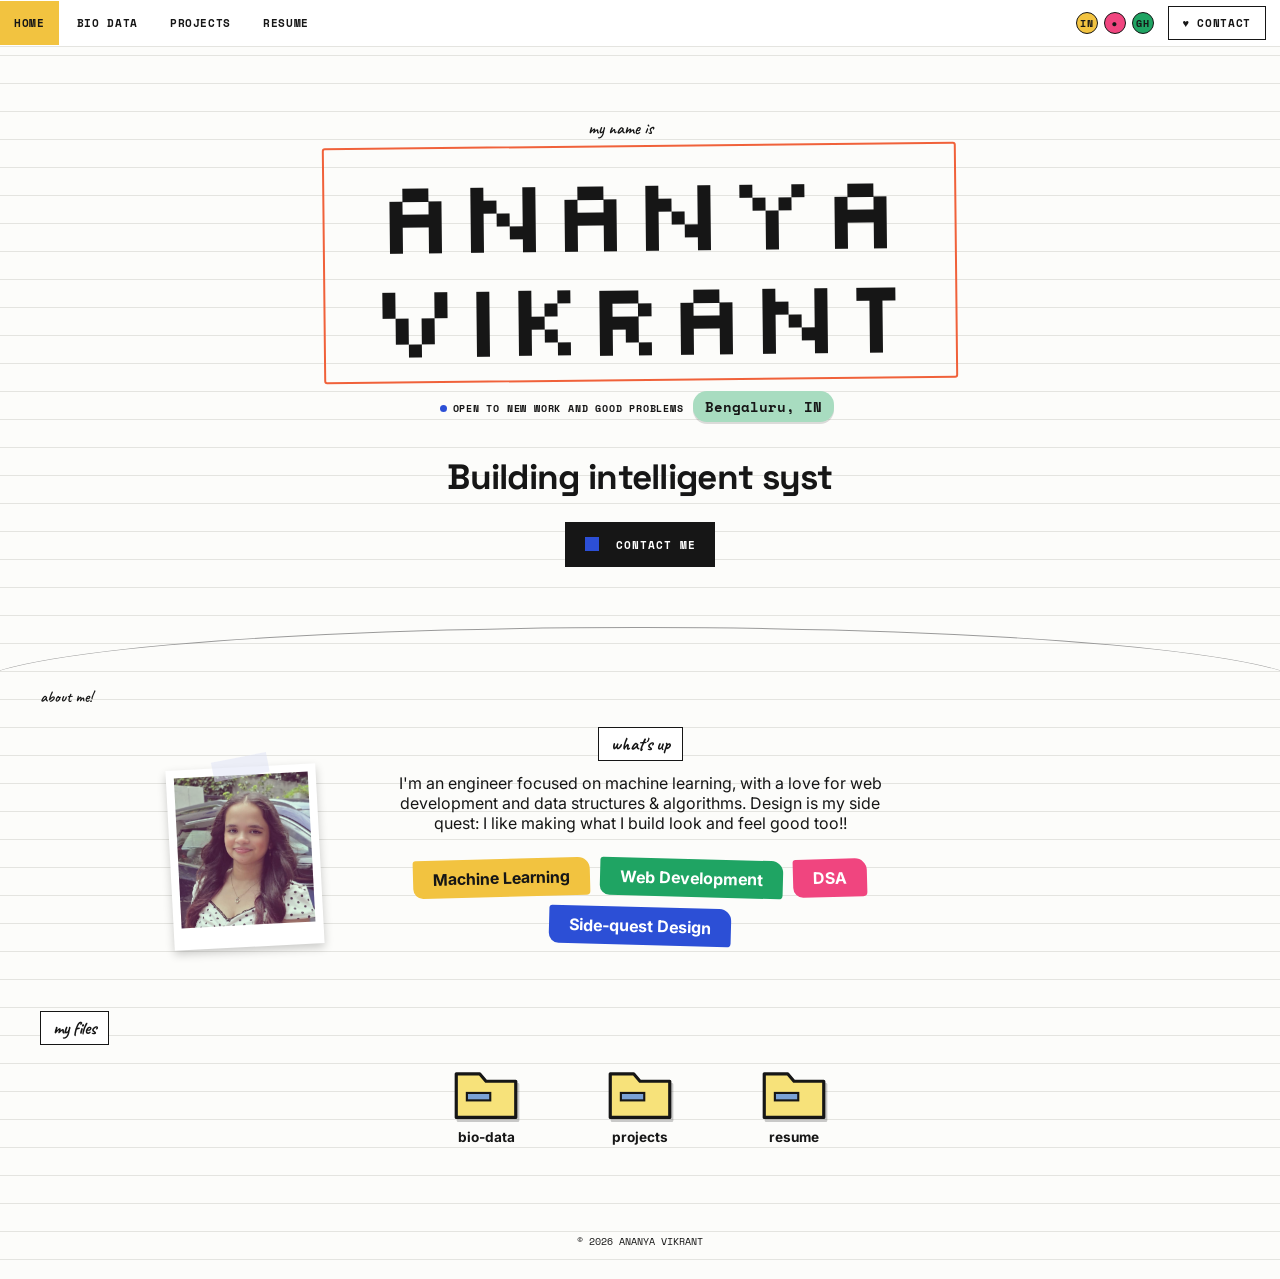
<file: index.html>
<!doctype html>
<html lang="en">
  <head>
    <meta charset="utf-8" />
    <meta name="viewport" content="width=device-width,initial-scale=1" />
    <title>Home | Your Name</title>
    <link
      rel="stylesheet"
      href="https://fonts.googleapis.com/css2?family=Caveat:wght@600&family=Inter:wght@400;600;800&family=Space+Mono:wght@400;700&family=Silkscreen:wght@400;700&display=swap"
    />
    <link rel="stylesheet" href="style.css" />
    <link href="https://fonts.googleapis.com/css2?family=Space+Grotesk:wght@400;500;600;700&display=swap" rel="stylesheet">
  </head>
  <body data-page="index.html">
    <div class="site">
      
      <header class="hero">
        
        
        <div class="hand" style="font-size: 1.1rem">my name is</div>
        <div class="namebox">
          <h1>
            ANANYA
            <br />
            VIKRANT
          </h1>
        </div>
        <br />
        
        <span class="status">Open to new work and good problems</span>
        <span
          class="sticker hand"
          style="
            position: static;
            background: var(--mint);
            font-size: 0.9rem;
            text-transform: none;
            display: inline-block;
            margin: 0 6px;
          "
        >
          Bengaluru, IN
        </span>
        <div
          class="tagline"
          id="type"
          data-text="Building intelligent systems and designing thoughtful digital experiences.🌸"
        >
          <span></span>
        </div>
        <a class="btn" href="contact.html">
          <i></i>
          Contact me
        </a>
      </header>
      <!-- About preview: polaroids, intro text, skill tags -->
      <div class="arc"></div>
      <div class="hand" style="padding: 0 40px">about me!</div>
      <section class="about">
        <div class="polaroid" style="left: -170px; top: 60px; transform: rotate(-3deg)">
          <div><img src="myphoto.jpeg" alt="Ananya Vikrant"></div>
          
        </div>
        
        <span class="label">what's up</span>
        <p>
          I'm an engineer focused on machine learning, with a love for web development and data
          structures &amp; algorithms. Design is my side quest: I like making what I build look
          and feel good too!!
        </p>
        <div class="tags">
          <span class="tag" style="background: var(--yellow); color: var(--ink)">
            Machine Learning
          </span>
          <span class="tag" style="background: var(--green)">Web Development</span>
          <span class="tag" style="background: var(--pink)">DSA</span>
          <span class="tag" style="background: var(--blue)">Side-quest Design</span>
        </div>
      </section>
      <section class="page" style="padding-bottom: 50px">
        <span class="label">my files</span>
        <div
          class="desk"
          style="
            display: flex;
            justify-content: center;
            gap: clamp(20px, 6vw, 70px);
            flex-wrap: wrap;
          "
        >
          <button class="fold" data-open="w-bio">
            <svg viewBox="0 0 64 54" width="68" height="58">
              <path
                d="M4 8h22l6 7h28v34H4z"
                fill="#f7e27a"
                stroke="#161616"
                stroke-width="3"
                stroke-linejoin="round"
              />
              <rect
                x="14"
                y="26"
                width="22"
                height="7"
                fill="#7aa2d6"
                stroke="#161616"
                stroke-width="2"
              />
            </svg>
            <span>bio-data</span>
          </button>
          <button class="fold" data-open="w-proj">
            <svg viewBox="0 0 64 54" width="68" height="58">
              <path
                d="M4 8h22l6 7h28v34H4z"
                fill="#f7e27a"
                stroke="#161616"
                stroke-width="3"
                stroke-linejoin="round"
              />
              <rect
                x="14"
                y="26"
                width="22"
                height="7"
                fill="#7aa2d6"
                stroke="#161616"
                stroke-width="2"
              />
            </svg>
            <span>projects</span>
          </button>
          <button class="fold" data-open="w-res">
            <svg viewBox="0 0 64 54" width="68" height="58">
              <path
                d="M4 8h22l6 7h28v34H4z"
                fill="#f7e27a"
                stroke="#161616"
                stroke-width="3"
                stroke-linejoin="round"
              />
              <rect
                x="14"
                y="26"
                width="22"
                height="7"
                fill="#7aa2d6"
                stroke="#161616"
                stroke-width="2"
              />
            </svg>
            <span>resume</span>
          </button>
        </div>
        
      </section>
      <!-- Folder windows (opened by script.js) -->
      <div class="win" id="w-bio" role="dialog" aria-label="bio-data" hidden>
        <div class="wbar">
          <span>C:\\ANANYA\\bio-data</span>
          <button class="x" aria-label="Close">✕</button>
        </div>
        <div class="wbody">
          <table>
            <tr>
              <td>Full name</td>
              <td>Ananya Vikrant</td>
            </tr>
            <tr>
              <td>Date of birth</td>
              <td>04 June 2006</td>
            </tr>
            <tr>
              <td>Nationality</td>
              <td>Indian</td>
            </tr>
            <tr>
              <td>Languages</td>
              <td>English, Kannada, Hindi, French</td>
            </tr>
            <tr>
              <td>Location</td>
              <td>Bengaluru, Karnataka</td>
            </tr>
            <tr>
              <td>Interests</td>
              <td>ML, competitive coding, UI design</td>
            </tr>
          </table>
          <p><a href="about.html">open full page ↗</a></p>
        </div>
      </div>
      <div class="win" id="w-proj" role="dialog" aria-label="projects" hidden>
        <div class="wbar">
          <span>C:\\ANANYA\\projects</span>
          <button class="x" aria-label="Close">✕</button>
        </div>
        <div class="wbody">

    <div class="job">
        <b> Preterm Risk Intelligence (PRI)</b>
        Machine learning system for predicting preterm birth risk from clinical
        and maternal health data. Python, NumPy, Pandas, Scikit-learn.
    </div>

    <div class="job">
        <b>Agrimate</b>
        AI-powered agricultural intelligence platform combining computer vision,
        predictive analytics and LLM-based crop advisory. Python, PyTorch, Gemini API.
    </div>

    <div class="job">
        <b> VaultMap</b>
        Privacy-focused digital exposure intelligence platform for account discovery,
        breach monitoring, password security and automated privacy workflows.
        React, FastAPI, Python.
    </div>

    <p>
        <a href="case-study.html">open full page ↗</a>
    </p>

</div>
      </div>
      <div class="win" id="w-res" role="dialog" aria-label="resume" hidden>
        <div class="wbar">
          <span>C:\\ANANYA\\resume</span>
          <button class="x" aria-label="Close">✕</button>
        </div>
        <div class="wbody">
          <div class="job">
            <b>B.E. Computer Science</b>
            R V Institute of Technology and Management, Bengaluru
            <small>2022 – 2028</small>
          </div>
          <div class="job">
            <b>ML Intern</b>
            S M Air
            <small>Jun – Aug 2025</small>
          </div>
          Python &amp; ML
          <div class="bar"><i data-w="90%"></i></div>
          DSA
          <div class="bar"><i data-w="85%"></i></div>
          Web Development
          <div class="bar"><i data-w="75%"></i></div>
          <p><a href="ananya_resume.html">open full page ↗</a></p>
        </div>
      </div>
    </div>
    <script src="script.js"></script>
  </body>
</html>
</file>
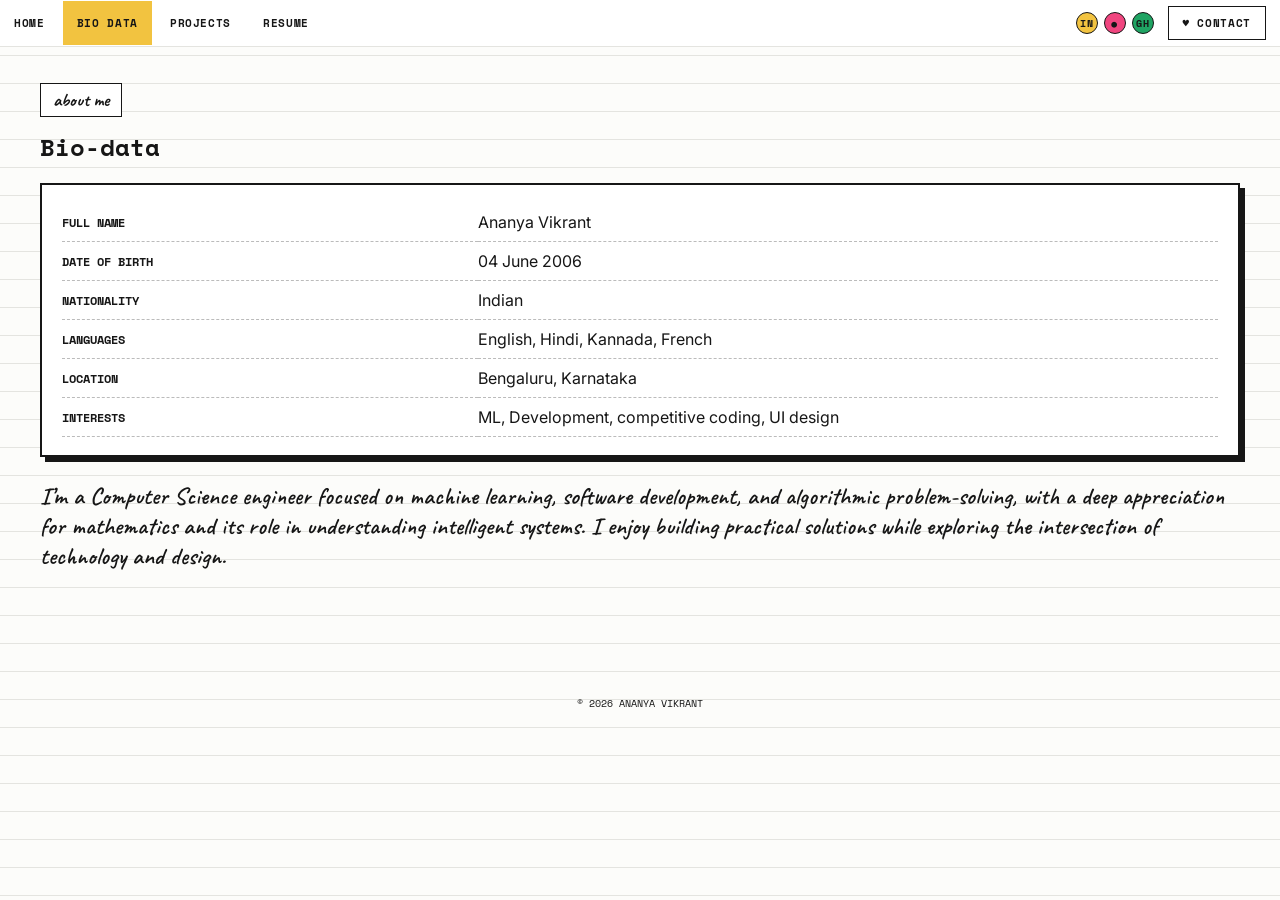
<file: about.html>
<!doctype html>
<html lang="en">
  <head>
    <meta charset="utf-8" />
    <meta name="viewport" content="width=device-width,initial-scale=1" />
    <title>About | Your Name</title>
    <link
      rel="stylesheet"
      href="https://fonts.googleapis.com/css2?family=Caveat:wght@600&family=Inter:wght@400;600;800&family=Space+Mono:wght@400;700&family=Silkscreen:wght@400;700&display=swap"
    />
    <link rel="stylesheet" href="style.css" />
  </head>
  <body data-page="about.html">
    <div class="site">
      <section class="page">
        <span class="label">about me</span>
        <h2>Bio-data</h2>
        <div class="card">
          <table>
            <tr>
              <td>Full name</td>
              <td>Ananya Vikrant</td>
            </tr>
            <tr>
              <td>Date of birth</td>
              <td>04 June 2006</td>
            </tr>
            <tr>
              <td>Nationality</td>
              <td>Indian</td>
            </tr>
            <tr>
              <td>Languages</td>
              <td>English, Hindi, Kannada, French</td>
            </tr>
            <tr>
              <td>Location</td>
              <td>Bengaluru, Karnataka</td>
            </tr>
            <tr>
              <td>Interests</td>
              <td>ML, Development, competitive coding, UI design</td>
            </tr>
          </table>
        </div>
        <p class="hand" style="font-size: 1.5rem; max-width: 1220px">
          I’m a Computer Science engineer focused on machine learning, software development, and algorithmic problem-solving, with a deep appreciation for mathematics and its role in understanding intelligent systems. I enjoy building practical solutions while exploring the intersection of technology and design.
        </p>
      </section>
    </div>
    <script src="script.js"></script>
  </body>
</html>
</file>
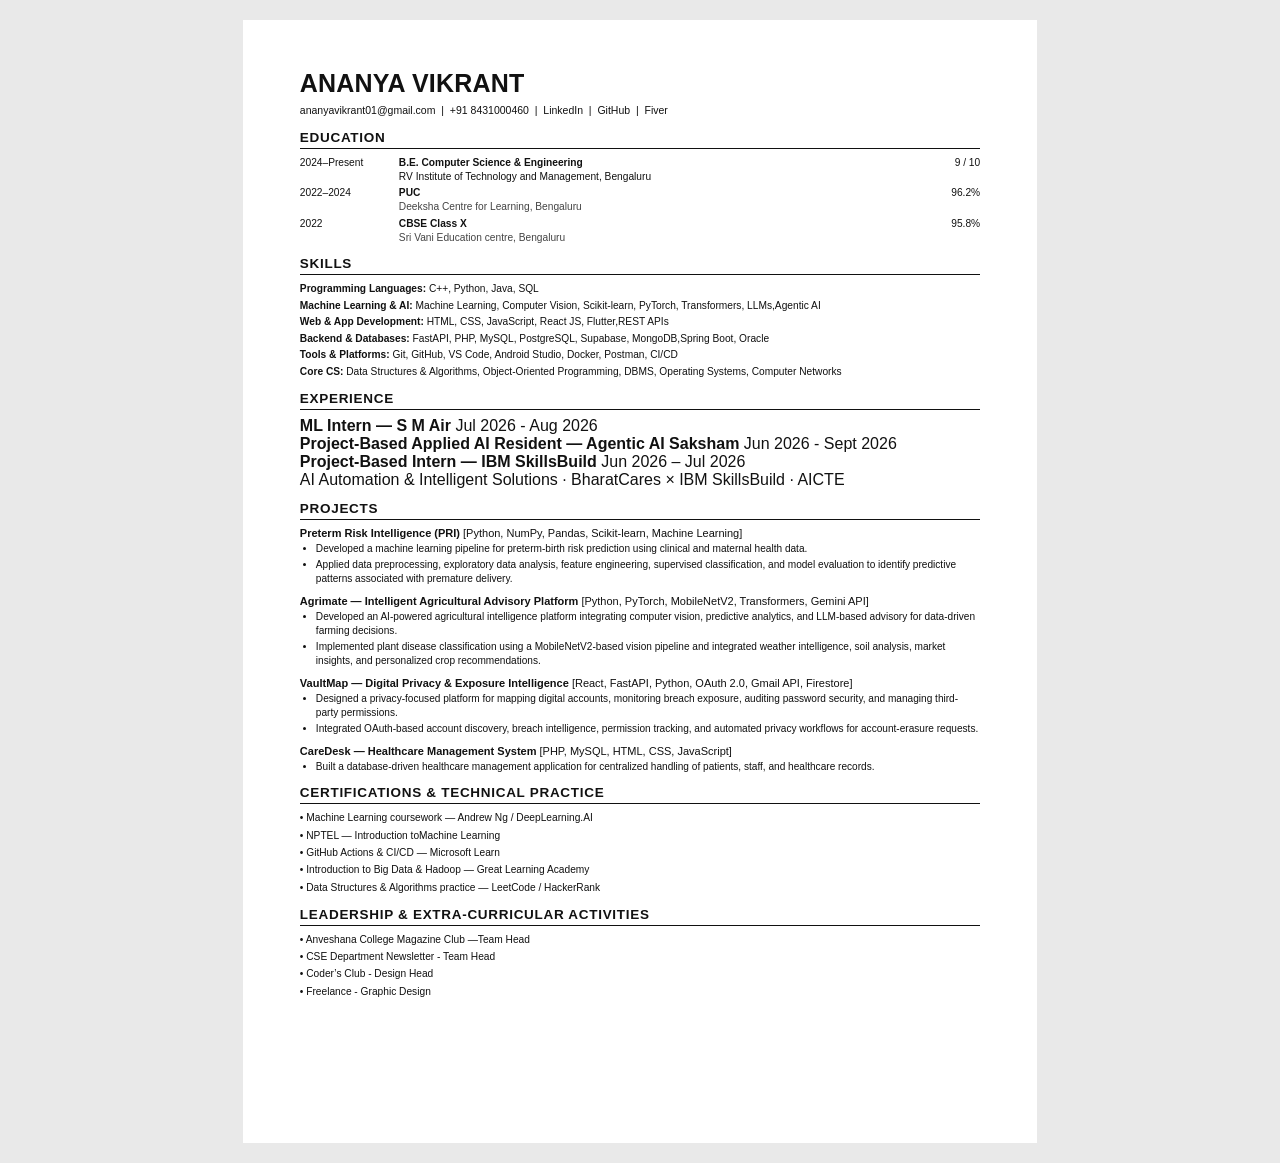
<file: ananya_resume.html>
<!DOCTYPE html>
<html lang="en">

<head>
    <meta charset="UTF-8">
    <meta name="viewport" content="width=device-width, initial-scale=1.0">

    <title>Ananya Vikrant — Resume</title>

    <style>
        @page {
            size: A4;
            margin: 0;
        }

        * {
            box-sizing: border-box;
        }

        body {
            margin: 0;
            background: #e9e9e9;
            color: #111;
            font-family: Arial, Helvetica, sans-serif;
        }

        .resume {
            width: 210mm;
            min-height: 297mm;
            margin: 20px auto;
            padding: 13mm 15mm 11mm;
            background: white;
        }

        /* =========================
           HEADER
        ========================= */

        header {
            margin-bottom: 12px;
        }

        .name {
            font-size: 25px;
            font-weight: 800;
            letter-spacing: 0.2px;
            margin-bottom: 5px;
        }

        .contact {
            font-size: 10.5px;
            line-height: 1.4;
        }

        .contact a {
            color: #111;
            text-decoration: none;
        }

        /* =========================
           SECTION HEADINGS
        ========================= */

        section {
            margin-top: 12px;
        }

        h2 {
            font-size: 13.5px;
            letter-spacing: 0.7px;
            margin: 0 0 7px;
            padding-bottom: 3px;
            border-bottom: 1.3px solid #111;
            text-transform: uppercase;
        }

        /* =========================
           EDUCATION
        ========================= */

        .edu-row {
            display: grid;
            grid-template-columns: 92px 1fr 72px;
            gap: 7px;

            font-size: 10.2px;
            line-height: 1.35;

            margin-bottom: 3px;
        }

        .edu-year {
            white-space: nowrap;
        }

        .edu-score {
            text-align: right;
            white-space: nowrap;
        }

        /* =========================
           SKILLS
        ========================= */

        .skill-line {
            font-size: 10.2px;
            line-height: 1.42;
            margin: 2px 0;
        }

        .skill-line strong {
            font-weight: 700;
        }

        /* =========================
           PROJECTS
        ========================= */

        .project {
            margin-bottom: 9px;
        }

        .project-title {
            font-size: 11px;
            font-weight: 800;
            margin-bottom: 2px;
        }

        .project-tech {
            font-weight: 400;
        }

        .project ul {
            margin: 3px 0 0 16px;
            padding: 0;
        }

        .project li {
            font-size: 10.1px;
            line-height: 1.38;
            margin-bottom: 2px;
        }

        /* =========================
           GENERAL ITEMS
        ========================= */

        .simple-item {
            font-size: 10.2px;
            line-height: 1.4;
            margin-bottom: 3px;
        }

        .muted {
            color: #444;
        }

        /* =========================
           PRINT
        ========================= */

        @media print {

            body {
                background: white;
            }

            .resume {
                margin: 0;
                width: 210mm;
                min-height: 297mm;
            }
            /* =========================
   EXPERIENCE
========================= */

.experience {
    margin-bottom: 7px;
}

.experience-header {
    display: flex;
    justify-content: space-between;
    align-items: baseline;

    font-size: 10.5px;
    line-height: 1.35;
}

.experience-header strong {
    font-weight: 700;
    max-width: 78%;
}

.experience-header span {
    font-size: 10px;
    white-space: nowrap;
}

.experience-subtitle {
    font-size: 10px;
    line-height: 1.3;
    color: #333;
    margin-top: 1px;
}
        }
    </style>
</head>


<body>

    <div class="resume">

        

        <header>

            <div class="name">
                ANANYA VIKRANT
            </div>

            <div class="contact">

                <a href="mailto:ananyavikrant01@gmail.com">
                    ananyavikrant01@gmail.com
                </a>

                &nbsp;|&nbsp;

                +91 8431000460

                &nbsp;|&nbsp;

                <a href="https://www.linkedin.com/in/ananya-vikrant">
                    LinkedIn
                </a>

                &nbsp;|&nbsp;

                <a href="https://github.com/ananyavikrant01">
                    GitHub
                </a>

                &nbsp;|&nbsp;

                <a href="fiverr.com/ananyavikrant">
                    Fiver
                </a>

            </div>

        </header>


        

        <section>

            <h2>
                Education
            </h2>


            <div class="edu-row">

                <div class="edu-year">
                    2024–Present
                </div>

                <div>
                    <strong>
                        B.E. Computer Science & Engineering
                    </strong>

                    <br>

                    RV Institute of Technology and Management, Bengaluru
                </div>

                <div class="edu-score">
                    9 / 10
                </div>

            </div>


            <div class="edu-row">

                <div class="edu-year">
                    2022–2024
                </div>

                <div>

                    <strong>
                        PUC 
                    </strong>

                    <br>

                    <span class="muted">
                        Deeksha Centre for Learning, Bengaluru
                    </span>

                </div>

                <div class="edu-score">
                    96.2%
                </div>

            </div>


            <div class="edu-row">

                <div class="edu-year">
                    2022
                </div>

                <div>

                    <strong>
                        CBSE Class X
                    </strong>

                    <br>

                    <span class="muted">
                        Sri Vani Education centre, Bengaluru
                    </span>

                </div>

                <div class="edu-score">
                    95.8%
                </div>

            </div>

        </section>


        <!-- =========================
             SKILLS
        ========================== -->

        <section>

            <h2>
                Skills
            </h2>


            <div class="skill-line">

                <strong>
                    Programming Languages:
                </strong>

                C++, Python, Java, SQL

            </div>


            <div class="skill-line">

                <strong>
                    Machine Learning & AI:
                </strong>

                Machine Learning, Computer Vision,
                Scikit-learn, PyTorch, Transformers,
                LLMs,Agentic AI

            </div>


            <div class="skill-line">

                <strong>
                    Web & App Development:
                </strong>

                HTML, CSS, JavaScript, React JS, Flutter,REST APIs

            </div>


            <div class="skill-line">

                <strong>
                    Backend & Databases:
                </strong>

                FastAPI, PHP, MySQL, PostgreSQL,
                Supabase, MongoDB,Spring Boot, Oracle

            </div>


            <div class="skill-line">

                <strong>
                    Tools & Platforms:
                </strong>

                Git, GitHub, VS Code, Android Studio,
                Docker, Postman, CI/CD

            </div>


            <div class="skill-line">

                <strong>
                    Core CS:
                </strong>

                Data Structures & Algorithms,
                Object-Oriented Programming,
                DBMS, Operating Systems,
                Computer Networks

            </div>

        </section>
        
        <!-- =========================
     EXPERIENCE
========================= -->

<section>

    <h2>
        Experience
    </h2>


    <div class="experience">

        <div class="experience-header">

            <strong>
                ML Intern — S M Air
            </strong>

            <span>
                Jul 2026 - Aug 2026
            </span>

        </div>

    </div>


    <div class="experience">

        <div class="experience-header">

            <strong>
                Project-Based Applied AI Resident — Agentic AI Saksham
            </strong>

            <span>
                Jun 2026 - Sept 2026
            </span>

        </div>

    </div>


    <div class="experience">

        <div class="experience-header">

            <strong>
                Project-Based Intern — IBM SkillsBuild
            </strong>

            <span>
                Jun 2026 – Jul 2026
            </span>

        </div>

        <div class="experience-subtitle">
            AI Automation & Intelligent Solutions · BharatCares × IBM SkillsBuild · AICTE
        </div>

    </div>

</section>

        <!-- =========================
             PROJECTS
        ========================== -->

        <section>

            <h2>
                Projects
            </h2>


            <!-- PROJECT 1 -->

            <div class="project">

                <div class="project-title">

                    Preterm Risk Intelligence (PRI)

                    <span class="project-tech">
                        [Python, NumPy, Pandas, Scikit-learn, Machine Learning]
                    </span>

                </div>


                <ul>

                    <li>
                        Developed a machine learning pipeline for
                        preterm-birth risk prediction using clinical
                        and maternal health data.
                    </li>

                    <li>
                        Applied data preprocessing, exploratory data
                        analysis, feature engineering, supervised
                        classification, and model evaluation to identify
                        predictive patterns associated with premature delivery.
                    </li>

                </ul>

            </div>


            <!-- PROJECT 2 -->

            <div class="project">

                <div class="project-title">

                    Agrimate — Intelligent Agricultural Advisory Platform

                    <span class="project-tech">
                        [Python, PyTorch, MobileNetV2, Transformers, Gemini API]
                    </span>

                </div>


                <ul>

                    <li>
                        Developed an AI-powered agricultural intelligence
                        platform integrating computer vision, predictive
                        analytics, and LLM-based advisory for data-driven
                        farming decisions.
                    </li>

                    <li>
                        Implemented plant disease classification using a
                        MobileNetV2-based vision pipeline and integrated
                        weather intelligence, soil analysis, market insights,
                        and personalized crop recommendations.
                    </li>

                </ul>

            </div>


            <!-- PROJECT 3 -->

            <div class="project">

                <div class="project-title">

                    VaultMap — Digital Privacy & Exposure Intelligence

                    <span class="project-tech">
                        [React, FastAPI, Python, OAuth 2.0, Gmail API, Firestore]
                    </span>

                </div>


                <ul>

                    <li>
                        Designed a privacy-focused platform for mapping
                        digital accounts, monitoring breach exposure,
                        auditing password security, and managing
                        third-party permissions.
                    </li>

                    <li>
                        Integrated OAuth-based account discovery,
                        breach intelligence, permission tracking,
                        and automated privacy workflows for
                        account-erasure requests.
                    </li>

                </ul>

            </div>


            <!-- PROJECT 4 -->

            <div class="project">

                <div class="project-title">

                    CareDesk — Healthcare Management System

                    <span class="project-tech">
                        [PHP, MySQL, HTML, CSS, JavaScript]
                    </span>

                </div>


                <ul>

                    <li>
                        Built a database-driven healthcare management
                        application for centralized handling of patients,
                        staff, and healthcare records.
                    </li>

                </ul>

            </div>

        </section>


        <!-- =========================
             CERTIFICATIONS
        ========================== -->

        <section>

            <h2>
                Certifications & Technical Practice
            </h2>


            <div class="simple-item">

                • Machine Learning coursework —
                Andrew Ng / DeepLearning.AI

            </div>


            <div class="simple-item">

                • NPTEL — Introduction toMachine Learning

            </div>

             <div class="simple-item">

                • GitHub Actions & CI/CD — Microsoft Learn

            </div>
            <div class="simple-item">

                • Introduction to Big Data & Hadoop — Great Learning Academy

            </div>


            <div class="simple-item">

                • Data Structures & Algorithms practice —
                LeetCode / HackerRank

            </div>

        </section>


        <!-- =========================
             EXTRA-CURRICULAR
        ========================== -->

        <section>

            <h2>
                Leadership & Extra-Curricular Activities
            </h2>


            <div class="simple-item">

                • Anveshana College Magazine Club —Team Head

            </div>

<div class="simple-item">

                • CSE Department Newsletter - Team Head

            </div>
            <div class="simple-item">

                • Coder’s Club - Design Head

            </div>
            
            <div class="simple-item">

                • Freelance - Graphic Design

            </div>

            

        </section>


    </div>

</body>

</html>
</file>
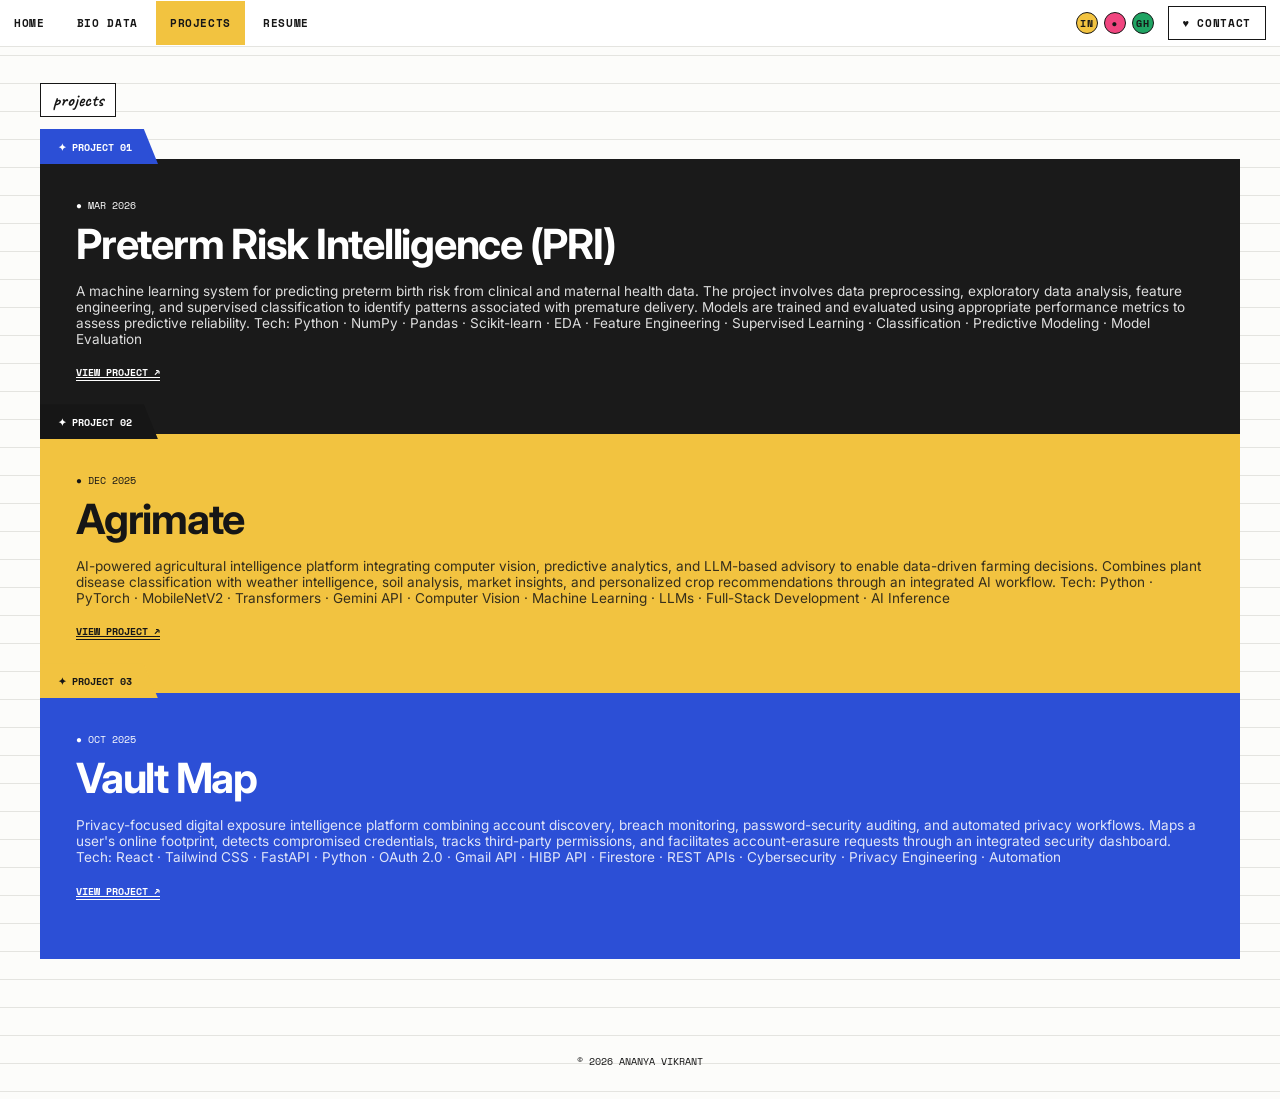
<file: case-study.html>
<!doctype html>
<html lang="en">
  <head>
    <meta charset="utf-8" />
    <meta name="viewport" content="width=device-width,initial-scale=1" />
    <title>Case Study | Your Name</title>
    <link
      rel="stylesheet"
      href="https://fonts.googleapis.com/css2?family=Caveat:wght@600&family=Inter:wght@400;600;800&family=Space+Mono:wght@400;700&family=Silkscreen:wght@400;700&display=swap"
    />
    <link rel="stylesheet" href="style.css" />
  </head>
  <body data-page="case-study.html">
    <div class="site">
      <section class="page" style="padding-bottom: 0">
        <span class="label">projects</span>
        
      </section>
      <section style="padding: 30px 40px 70px">
        <div class="proj dark" data-c="ml">
          <span class="t">✦ Project 01</span>
          <div>
            <small>● Mar 2026</small>
            <h3>Preterm Risk Intelligence (PRI)</h3>
            <p>
              A machine learning system for predicting preterm birth risk from clinical and maternal health data. The project involves data preprocessing, exploratory data analysis, feature engineering, and supervised classification to identify patterns associated with premature delivery. Models are trained and evaluated using appropriate performance metrics to assess predictive reliability.
Tech: Python · NumPy · Pandas · Scikit-learn · EDA · Feature Engineering · Supervised Learning · Classification · Predictive Modeling · Model Evaluation
            </p>
            <a href="case-study.html">View project ↗</a>
          </div>
         
        </div>
        <div class="proj yel" data-c="web">
          <span class="t">✦ Project 02</span>
          <div>
            <small>● Dec 2025</small>
            <h3>Agrimate</h3>
            <p>
             AI-powered agricultural intelligence platform integrating computer vision, predictive analytics, and LLM-based advisory to enable data-driven farming decisions. Combines plant disease classification with weather intelligence, soil analysis, market insights, and personalized crop recommendations through an integrated AI workflow.

Tech: Python · PyTorch · MobileNetV2 · Transformers · Gemini API · Computer Vision · Machine Learning · LLMs · Full-Stack Development · AI Inference
            </p>
            <a href="case-study.html">View project ↗</a>
          </div>
          
        </div>
        <div class="proj blu" data-c="design">
          <span class="t">✦ Project 03</span>
          <div>
            <small>● Oct 2025</small>
            <h3>Vault Map</h3>
            <p>Privacy-focused digital exposure intelligence platform combining account discovery, breach monitoring, password-security auditing, and automated privacy workflows. Maps a user's online footprint, detects compromised credentials, tracks third-party permissions, and facilitates account-erasure requests through an integrated security dashboard.
Tech: React · Tailwind CSS · FastAPI · Python · OAuth 2.0 · Gmail API · HIBP API · Firestore · REST APIs · Cybersecurity · Privacy Engineering · Automation</p>
            <a href="case-study.html">View project ↗</a>
          </div>
          
        </div>
      </section>
    </div>
    <script src="script.js"></script>
  </body>
</html>
</file>
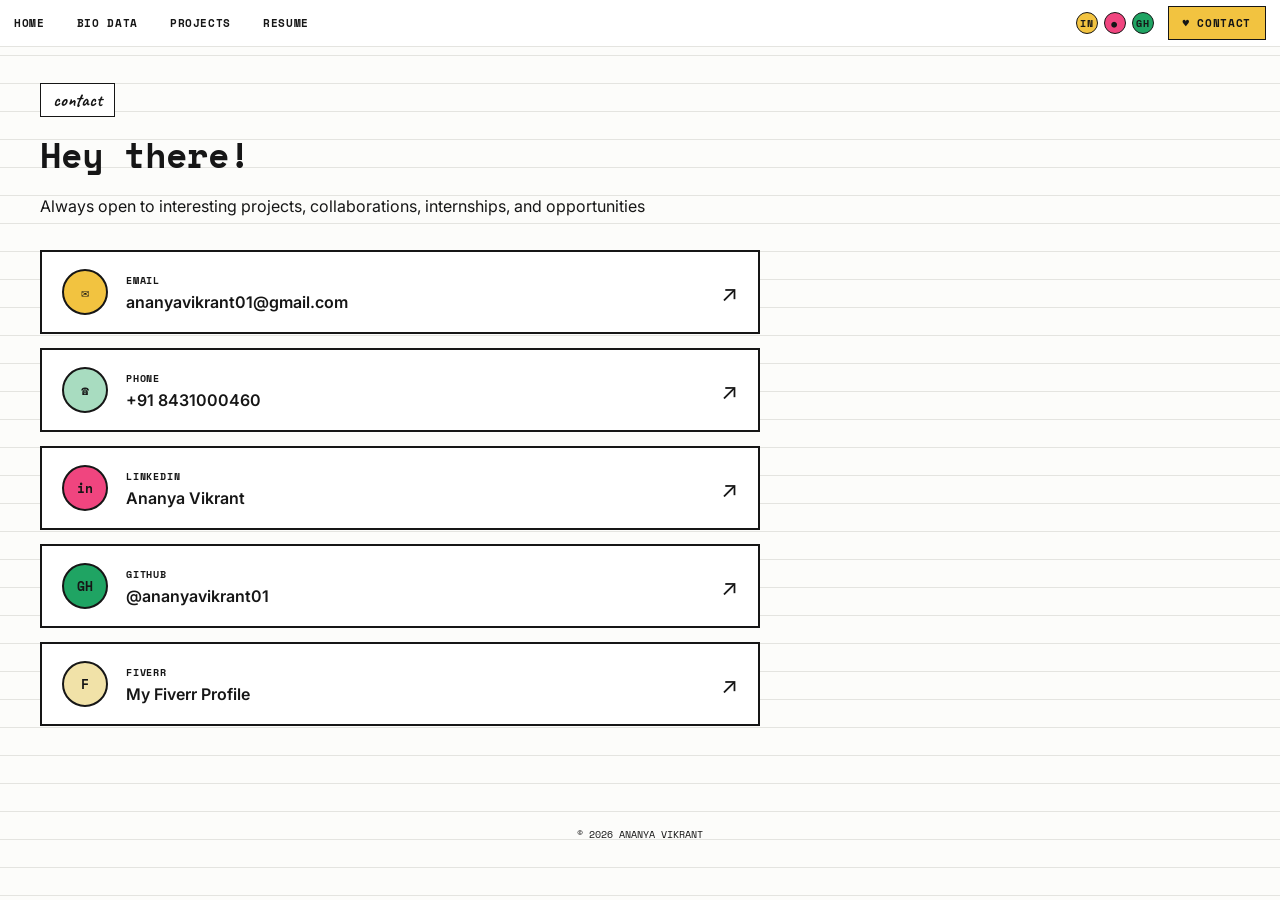
<file: contact.html>
<!DOCTYPE html>
<html lang="en">

<head>
    <meta charset="utf-8">
    <meta name="viewport" content="width=device-width, initial-scale=1">

    <title>Contact | Ananya Vikrant</title>

    <link
        rel="stylesheet"
        href="https://fonts.googleapis.com/css2?family=Caveat:wght@600&family=Inter:wght@400;600;800&family=Space+Mono:wght@400;700&family=Silkscreen:wght@400;700&display=swap"
    >

    <link rel="stylesheet" href="style.css">

    <style>
        

        .contact-page {
            padding: 36px 40px 70px;
        }

        .contact-page h2 {
            font: 700 2.2rem 'Space Mono', monospace;
            margin: 0 0 12px;
        }

        .contact-intro {
            max-width: 650px;
            font-size: 1rem;
            line-height: 1.7;
            margin: 0 0 30px;
        }

        .contact-links {
            max-width: 720px;
            display: flex;
            flex-direction: column;
            gap: 14px;
        }

        .contact-card {
            display: flex;
            align-items: center;
            gap: 18px;

            padding: 17px 20px;

            background: #fff;
            border: 2px solid var(--ink);

            color: var(--ink);
            text-decoration: none;

            transition:
                transform .15s ease,
                box-shadow .15s ease;
        }

        .contact-card:hover {
            transform: translate(-4px, -4px);
            box-shadow: 5px 5px 0 var(--ink);
        }

        .contact-icon {
            width: 46px;
            height: 46px;

            flex-shrink: 0;

            display: grid;
            place-items: center;

            border: 2px solid var(--ink);
            border-radius: 50%;

            background: var(--yellow);

            font: 700 .8rem 'Space Mono', monospace;
        }

        .contact-icon.email {
            background: var(--yellow);
        }

        .contact-icon.phone {
            background: var(--mint);
        }

        .contact-icon.linkedin {
            background: var(--pink);
        }

        .contact-icon.github {
            background: var(--green);
        }

        .contact-icon.fiverr {
            background: var(--sand);
        }

        .contact-info {
            display: flex;
            flex-direction: column;
            gap: 4px;
        }

        .contact-type {
            font: 700 .62rem 'Space Mono', monospace;
            letter-spacing: .08em;
            text-transform: uppercase;
        }

        .contact-value {
            font-size: 1rem;
            font-weight: 600;
        }

        .contact-arrow {
            margin-left: auto;
            font-size: 1.4rem;
        }

        .availability {
            display: flex;
            align-items: center;
            gap: 9px;

            margin-top: 35px;

            font: 700 .65rem 'Space Mono', monospace;
            text-transform: uppercase;
            letter-spacing: .05em;
        }

        .availability-dot {
            width: 9px;
            height: 9px;

            border-radius: 50%;

            background: var(--green);

            box-shadow: 0 0 0 3px #1fa46322;
        }

        .contact-note {
            margin-top: 45px;
            max-width: 650px;

            font: 600 1.25rem/1.4 'Caveat', cursive;
        }

        @media (max-width: 760px) {

            .contact-page {
                padding: 30px 20px 60px;
            }

            .contact-page h2 {
                font-size: 1.8rem;
            }

            .contact-value {
                font-size: .9rem;
            }

            .contact-card {
                padding: 15px;
            }
        }
    </style>
</head>


<body data-page="contact.html">

    <div class="site">

        <!-- CONTACT CONTENT -->
        <section class="contact-page">

            <span class="label">contact</span>

            <h2>Hey there!</h2>

            <p class="contact-intro">
                Always open to interesting projects, collaborations, internships, and opportunities
            </p>


            <div class="contact-links">


                <!-- EMAIL -->
                <a
                    href="mailto:ananyavikrant01@gmail.com"
                    class="contact-card"
                >

                    <div class="contact-icon email">
                        ✉
                    </div>

                    <div class="contact-info">

                        <span class="contact-type">
                            Email
                        </span>

                        <span class="contact-value">
                            ananyavikrant01@gmail.com
                        </span>

                    </div>

                    <span class="contact-arrow">
                        ↗
                    </span>

                </a>


                <!-- PHONE -->
                <a
                    href="tel:+91 8431000460"
                    class="contact-card"
                >

                    <div class="contact-icon phone">
                        ☎
                    </div>

                    <div class="contact-info">

                        <span class="contact-type">
                            Phone
                        </span>

                        <span class="contact-value">
                            +91 8431000460
                        </span>

                    </div>

                    <span class="contact-arrow">
                        ↗
                    </span>

                </a>


                <!-- LINKEDIN -->
                <a
                    href="linkedin.com/in/ananya-vikrant"
                    target="_blank"
                    rel="noopener noreferrer"
                    class="contact-card"
                >

                    <div class="contact-icon linkedin">
                        in
                    </div>

                    <div class="contact-info">

                        <span class="contact-type">
                            LinkedIn
                        </span>

                        <span class="contact-value">
                            Ananya Vikrant
                        </span>

                    </div>

                    <span class="contact-arrow">
                        ↗
                    </span>

                </a>


                <!-- GITHUB -->
                <a
                    href="https://github.com/ananyavikrant01"
                    target="_blank"
                    rel="noopener noreferrer"
                    class="contact-card"
                >

                    <div class="contact-icon github">
                        GH
                    </div>

                    <div class="contact-info">

                        <span class="contact-type">
                            GitHub
                        </span>

                        <span class="contact-value">
                            @ananyavikrant01
                        </span>

                    </div>

                    <span class="contact-arrow">
                        ↗
                    </span>

                </a>


                <!-- FIVERR -->
                <a
                    href="fiverr.com/ananyavikrant"
                    target="_blank"
                    rel="noopener noreferrer"
                    class="contact-card"
                >

                    <div class="contact-icon fiverr">
                        F
                    </div>

                    <div class="contact-info">

                        <span class="contact-type">
                            Fiverr
                        </span>

                        <span class="contact-value">
                            My Fiverr Profile
                        </span>

                    </div>

                    <span class="contact-arrow">
                        ↗
                    </span>

                </a>

            </div>

        </section>

    </div>


    <script src="script.js"></script>

</body>

</html>
</file>
<file: style.css>
:root {
  --ink: #161616;
  --paper: #fcfcfa;
  --line: #e4e4e0;
  --orange: #f0613a;
  --yellow: #f2c340;
  --blue: #2c4fd6;
  --pink: #f0457f;
  --green: #1fa463;
  --mint: #a8dcc0;
  --sand: #f1e2a8;
}
* {
  box-sizing: border-box;
}
html {
  scroll-behavior: smooth;
}

body{
    margin:0;
    font-family:'Inter',system-ui,sans-serif;
    color:var(--ink);
    background:var(--paper);
}
.site{
    width:100%;
    min-height:100vh;
    margin:0;
    background:var(--paper);
    background-image:repeating-linear-gradient(
        transparent 0 27px,
        var(--line) 27px 28px
    );
    position:relative;
}
nav {
  display: flex;
  align-items: center;
  gap: 4px;
  background: #fff;
  border-bottom: 1px solid var(--line);
  font:
    700 0.68rem "Space Mono",
    monospace;
  letter-spacing: 0.06em;
  text-transform: uppercase;
  position: sticky;
  top: 0;
  z-index: 10;
  flex-wrap: wrap;
}
nav a {
  color: var(--ink);
  text-decoration: none;
  padding: 14px 14px;
}
nav a.on {
  background: var(--yellow);
}
nav a:hover:not(.on) {
  background: #eee;
}
nav .sp {
  flex: 1;
}
nav .dot {
  width: 22px;
  height: 22px;
  padding: 0;
  border-radius: 50%;
  border: 1px solid var(--ink);
  display: grid;
  place-items: center;
  font-size: 0.6rem;
  margin-right: 2px;
}
nav .cta {
  border: 1.5px solid var(--ink);
  padding: 8px 14px;
  margin: 6px 14px 6px 8px;
  background: #fff;
}
a:focus-visible,
button:focus-visible,
input:focus-visible,
textarea:focus-visible {
  outline: 3px solid var(--blue);
  outline-offset: 2px;
}
.hero {
  text-align: center;
  padding: 70px 20px 60px;
  position: relative;
}
.hand {
  font-family: "Caveat", cursive;
  font-weight: 600;
  max-width:1200px
}
.sticker {
  position: absolute;
  font:
    700 0.6rem "Space Mono",
    monospace;
  text-transform: uppercase;
  padding: 5px 12px;
  border-radius: 14px;
  box-shadow: 0 2px 0 #0002;
}
.namebox {
  display: inline-block;
  border: 2px solid var(--orange);
  padding: 12px 44px;
  margin: 6px 0 10px;
  transform: rotate(-0.6deg);
  border-radius: 3px;
}
.namebox h1 {
  margin: 0;
  font:
    400 clamp(3rem, 12vw, 6.5rem)/1 "Silkscreen",
    monospace;
  letter-spacing: 0.03em;
}
.status {
  font:
    700 0.62rem "Space Mono",
    monospace;
  text-transform: uppercase;
  letter-spacing: 0.08em;
}
.status:before {
  content: "";
  display: inline-block;
  width: 7px;
  height: 7px;
  background: var(--blue);
  border-radius: 50%;
  margin-right: 6px;
}
.tagline {
   font-family: 'Space Grotesk', sans-serif;
  font-size: clamp(1.5rem, 4.5vw, 2.2rem);
  font-weight: 800;
  line-height: 1.2;
  margin: 34px 0 24px;
  letter-spacing: -0.02em;
}
.btn {
  display: inline-block;
  background: var(--ink);
  color: #fff;
  font:
    700 0.7rem "Space Mono",
    monospace;
  text-transform: uppercase;
  letter-spacing: 0.08em;
  padding: 14px 20px;
  text-decoration: none;
  border: 0;
  cursor: pointer;
}
.btn:hover {
  background: var(--blue);
}
.btn i {
  display: inline-block;
  width: 14px;
  height: 14px;
  background: var(--blue);
  margin-right: 10px;
  vertical-align: -2px;
}
.face {
  position: absolute;
  width: 34px;
  height: 34px;
  border-radius: 50%;
  border: 3px solid var(--orange);
  background: #ddd;
  display: grid;
  place-items: center;
  font-size: 1rem;
  transition: transform 0.2s;
}
.arc {
  height: 60px;
  border-top: 1px solid #999;
  border-radius: 50% 50% 0 0/100% 100% 0 0;
  margin: 0 -2%;
}
.page {
  padding: 36px 40px 70px;
}
.page h2 {
  font:
    700 1.5rem "Space Mono",
    monospace;
  margin: 0 0 18px;
}
.label {
  display: inline-block;
  border: 1.5px solid var(--ink);
  background: #fff;
  padding: 4px 12px;
  font:
    700 1.15rem "Caveat",
    cursive;
  margin-bottom: 12px;
}
.about {
    text-align: center;
    max-width: 600px;
    width: 100%;
    margin: 0 auto;
    position: relative;
    padding: 20px 40px 30px;

}
.about p {
  font:
    6p00 1.35rem/1.55 "Caveat",
    cursive;
  margin: 0 0 26px;
}
.polaroid {
  position: absolute;
  width: 150px;
  background: #fff;
  padding: 8px 8px 22px;
  box-shadow: 0 4px 10px #0003;
  font:
    0.55rem "Space Mono",
    monospace;
  text-align: center;
}
.polaroid:before {
  content: "";
  position: absolute;
  top: -10px;
  left: 50%;
  width: 56px;
  height: 20px;
  background: #e0e3f588;
  transform: translateX(-50%) rotate(-8deg);
}
.polaroid img {
    width: 100%;
    height: 150px;
    object-fit: cover;
    object-position: center;
    display: block;
}

.tags {
  display: flex;
  flex-wrap: wrap;
  justify-content: center;
  gap: 10px;
  margin-top: 10px;
}
.tag {
  font: 700 1rem "Inter";
  padding: 9px 20px;
  border-radius: 3px 12px 4px 10px;
  color: #fff;
  border: 0;
  cursor: pointer;
  transform: rotate(-1.5deg);
  transition: transform 0.2s;
}
.tag:nth-child(2n) {
  transform: rotate(1.5deg);
}
.tag:hover {
  transform: rotate(4deg) scale(1.08);
}
.proj {
  position: relative;
  margin: 0 0 -6px;
  padding: 34px 36px 60px;
  display: flex;
  gap: 30px;
  justify-content: space-between;
  align-items: center;
  min-height: 240px;
}
.proj .t {
  position: absolute;
  top: -30px;
  left: 0;
  font:
    700 0.62rem "Space Mono",
    monospace;
  text-transform: uppercase;
  padding: 11px 26px 9px 18px;
  clip-path: polygon(0 0, 88% 0, 100% 100%, 0 100%);
  color: #fff;
}
.proj.dark {
  background: #1a1a1a;
  color: #fff;
}
.proj.dark .t {
  background: var(--blue);
}
.proj.yel {
  background: var(--yellow);
}
.proj.yel .t {
  background: var(--ink);
}
.proj.blu {
  background: var(--blue);
  color: #fff;
}
.proj.blu .t {
  background: var(--yellow);
  color: var(--ink);
}
.proj h3 {
  font-size: 2.6rem;
  margin: 6px 0 8px;
  letter-spacing: -0.03em;
}
.proj small {
  font:
    0.62rem "Space Mono",
    monospace;
  text-transform: uppercase;
}
.proj p {
  max-width: 1200px;
  font-size: 0.85rem;
  opacity: 0.85;
}
.proj a {
  color: inherit;
  font:
    700 0.62rem "Space Mono",
    monospace;
  text-transform: uppercase;
  border-bottom: 1.5px solid;
}
.shot {
  flex: 0 0 46%;
  height: 170px;
  background: linear-gradient(135deg, #2a3a1a, #111);
  border: 3px solid #fff;
  position: relative;
  display: grid;
  place-items: center;
  font-size: 3rem;
  transition: transform 0.3s;
}
.proj:hover .shot {
  transform: rotate(1.5deg);
}
.shot:before {
  content: "";
  position: absolute;
  top: -12px;
  left: 20px;
  width: 60px;
  height: 22px;
  background: #ffffffaa;
  transform: rotate(-6deg);
}
.card {
  background: #fff;
  border: 2px solid var(--ink);
  box-shadow: 5px 5px 0 var(--ink);
  padding: 18px 20px;
  margin-bottom: 22px;
}
table {
  width: 100%;
  border-collapse: collapse;
}
td {
  padding: 9px 0;
  border-bottom: 1px dashed #bbb;
}
td:first-child {
  font:
    700 0.75rem "Space Mono",
    monospace;
  text-transform: uppercase;
  width: 36%;
}
.job {
  border-left: 4px solid var(--orange);
  padding-left: 14px;
  margin-bottom: 18px;
}
.job b {
  display: block;
}
.job small {
  font-family: "Space Mono", monospace;
}
.bar {
  height: 12px;
  border: 2px solid var(--ink);
  background: #fff;
  margin: 5px 0 14px;
}
.bar i {
  display: block;
  height: 100%;
  width: 0;
  background: var(--pink);
  transition: width 1s;
}
.filters {
  display: flex;
  gap: 8px;
  margin-bottom: 18px;
}
.filters button {
  font:
    700 0.7rem "Space Mono",
    monospace;
  padding: 8px 14px;
  border: 2px solid var(--ink);
  background: #fff;
  cursor: pointer;
}
.filters .active {
  background: var(--yellow);
}
.pg {
  display: grid;
  grid-template-columns: repeat(auto-fill, minmax(150px, 1fr));
  gap: 16px;
}
.pg .card {
  text-align: center;
  box-shadow: 4px 4px 0 var(--pink);
  margin: 0;
  transition: transform 0.2s;
}
.pg .card:hover {
  transform: rotate(-2deg);
}
form {
  display: grid;
  gap: 12px;
  max-width: 520px;
}
input,
textarea {
  font: inherit;
  padding: 12px;
  border: 2px solid var(--ink);
  background: #fff;
}
footer {
  text-align: center;
  padding: 30px;
  font:
    0.65rem "Space Mono",
    monospace;
  text-transform: uppercase;
}
@media (max-width: 760px) {
  .page {
    padding: 30px 20px 60px;
  }
  .polaroid {
    position: static;
    margin: 0 auto 20px;
    transform: rotate(-3deg);
  }
  .proj {
    flex-direction: column;
    align-items: flex-start;
  }
  .shot {
    flex-basis: auto;
    width: 100%;
  }
  .sticker,
  .face {
    display: none;
  }
  .hero {
    padding-top: 40px;
  }
}
@media (prefers-reduced-motion: reduce) {
  * {
    transition: none !important;
  }
}

.fold {
  background: none;
  border: 0;
  cursor: pointer;
  display: flex;
  flex-direction: column;
  align-items: center;
  gap: 6px;
  font: 700 0.85rem "Inter";
  color: var(--ink);
  padding: 8px;
}
.fold svg {
  filter: drop-shadow(2px 3px 0 #0003);
  transition: transform 0.15s;
}
.fold:hover svg {
  transform: translateY(-5px) rotate(-4deg);
}
.win {
  position: fixed;
  top: 12vh;
  left: 50%;
  transform: translateX(-50%);
  width: min(560px, calc(100% - 24px));
  background: var(--paper);
  border: 3px solid #6b7048;
  border-radius: 12px;
  box-shadow: 6px 8px 0 #0004;
  z-index: 30;
  overflow: hidden;
  max-height: 76vh;
  display: flex;
  flex-direction: column;
}
.win[hidden] {
  display: none;
}
.wbar {
  background: #6b7048;
  color: #fff;
  padding: 10px 14px;
  display: flex;
  justify-content: space-between;
  align-items: center;
  font:
    700 0.85rem "Space Mono",
    monospace;
  cursor: grab;
  user-select: none;
}
.x {
  width: 28px;
  height: 28px;
  border-radius: 6px;
  background: #f2736f;
  border: 2px solid #fff;
  color: #fff;
  font-weight: 700;
  cursor: pointer;
}
.wbody {
  padding: 20px 24px;
  overflow: auto;
}
/* =========================
   EXPERIENCE
========================= */

.experience {
    margin-bottom: 7px;
}

.experience-header {
    display: flex;
    justify-content: space-between;
    align-items: baseline;

    font-size: 10.5px;
    line-height: 1.35;
}

.experience-header strong {
    font-weight: 700;
    max-width: 78%;
}

.experience-header span {
    font-size: 10px;
    white-space: nowrap;
}

.experience-subtitle {
    font-size: 10px;
    line-height: 1.3;
    color: #333;
    margin-top: 1px;
}
</file>
